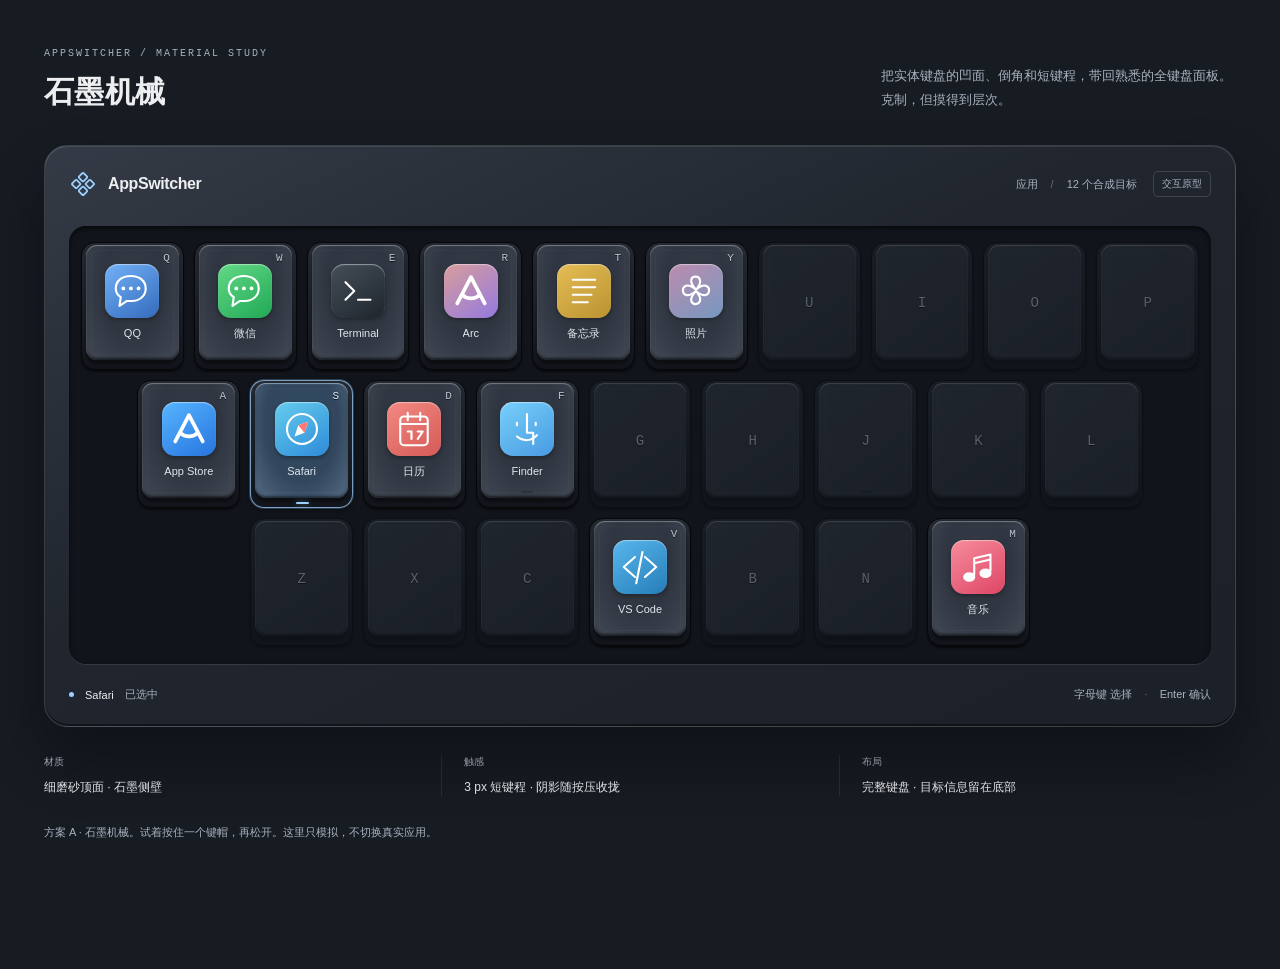
<file: docs/features/FEAT-001-app-switcher/prototypes/keycap-materials/index.html>
<!doctype html>
<!-- THROWAWAY: three native-overlay material/layout proposals on one page, ?variant=A|B|C. -->
<html lang="zh-CN">
<head>
  <meta charset="utf-8">
  <meta name="viewport" content="width=device-width,initial-scale=1">
  <title>AppSwitcher · 键帽设计实验</title>
  <link rel="stylesheet" href="prototype.css">
  <script src="prototype.js" defer></script>
</head>
<body data-variant="A">
  <main>
    <header class="study-header">
      <div><p class="eyebrow">APPSWITCHER / MATERIAL STUDY</p><h1 id="study-title">石墨机械</h1></div>
      <p id="study-description"></p>
    </header>
    <section class="panel" aria-label="应用切换面板，交互原型">
      <header class="panel-header">
        <div class="brand"><svg viewBox="0 0 18 18" aria-hidden="true"><g fill="none" stroke="currentColor" stroke-width="1.15" stroke-linejoin="round"><rect x="-2.1" y="-2.1" width="4.2" height="4.2" rx=".65" transform="translate(9 4.6) rotate(45)"/><rect x="-2.1" y="-2.1" width="4.2" height="4.2" rx=".65" transform="translate(4.6 9) rotate(45)"/><rect x="-2.1" y="-2.1" width="4.2" height="4.2" rx=".65" transform="translate(13.4 9) rotate(45)"/><rect x="-2.1" y="-2.1" width="4.2" height="4.2" rx=".65" transform="translate(9 13.4) rotate(45)"/></g></svg><span>AppSwitcher</span></div>
        <span class="panel-mode">应用 <span class="separator">/</span> 12 个合成目标</span>
        <span class="prototype-badge">交互原型</span>
      </header>
      <div class="panel-body">
        <aside class="spotlight" aria-label="当前选择">
          <span class="spotlight-eyebrow">当前选择</span><div class="spotlight-icon"></div>
          <div class="spotlight-copy"><h2 class="target-name">Safari</h2><p class="target-description">浏览网页，继续探索。</p></div>
          <div class="spotlight-action"><kbd class="target-key">S</kbd><span>按键即可切换</span></div>
        </aside>
        <div class="keyboard-well"><div id="keyboard" class="keyboard" aria-label="QWERTY 示例键盘"></div></div>
      </div>
      <footer class="panel-footer"><span class="selection-readout"><i></i><strong id="selection-name">Safari</strong><span id="interaction-state">已选中</span></span><span class="keyboard-hint">字母键 选择 <span>·</span> Enter 确认</span></footer>
    </section>
    <div class="material-notes" aria-label="方案细节"><p><span>材质</span><strong id="material-note"></strong></p><p><span>触感</span><strong id="motion-note"></strong></p><p><span>布局</span><strong id="layout-note"></strong></p></div>
    <p class="demo-instructions" id="result" role="status" aria-live="polite">试着按住一个键帽，再松开。这里只模拟，不切换真实应用。</p>
  </main>
  <nav class="prototype-switcher" aria-label="设计方案切换" hidden><button id="previous" aria-label="上一个方案">←</button><div class="variant-buttons"><button data-variant-choice="A">A<span>石墨机械</span></button><button data-variant-choice="B">B<span>银瓷工作台</span></button><button data-variant-choice="C">C<span>烟晶控制台</span></button></div><button id="next" aria-label="下一个方案">→</button></nav>
</body>
</html>
</file>
<file: docs/features/FEAT-001-app-switcher/prototypes/keycap-materials/prototype.css>
:root{color-scheme:dark;--graphite:#171b22;--titanium:#343b46;--porcelain:#eceef0;--ink:#26313d;--ice:#9ccfff;--smoke:#213f48;--page:#171b22;--text:#eceef0;--muted:#a9b2c0;--accent:#9ccfff;--depth:3px;font-family:-apple-system,BlinkMacSystemFont,"PingFang SC",sans-serif}
*{box-sizing:border-box}body{margin:0;background:var(--page);color:var(--text);min-width:320px;transition:background .22s,color .22s}button{font:inherit;color:inherit}button:focus-visible{outline:2px solid var(--accent);outline-offset:5px}main{max-width:1392px;margin:auto;padding:48px 44px 126px}.study-header{display:flex;align-items:flex-end;justify-content:space-between;gap:32px;margin-bottom:32px}.eyebrow{font:10px Menlo,monospace;letter-spacing:.2em;color:var(--muted);margin:0 0 13px}h1{font-family:"Avenir Next","PingFang SC",sans-serif;font-size:30px;font-weight:600;letter-spacing:.015em;margin:0}.study-header>p{font-size:13px;line-height:1.9;color:var(--muted);max-width:355px;margin:0}
.panel{border:1px solid #ffffff20;border-radius:24px;background:linear-gradient(155deg,#343b46,#20252e 44%,#1c2028);padding:24px;box-shadow:0 32px 60px #0005,inset 0 1px #ffffff19,inset 0 -2px #0007;position:relative}.panel-header{display:flex;align-items:center;gap:16px;margin-bottom:28px}.brand{display:flex;align-items:center;gap:11px;font-family:"Avenir Next",sans-serif;font-size:16px;font-weight:600;letter-spacing:-.4px}.brand svg{width:28px;height:28px;color:var(--accent)}.panel-mode{margin-left:auto;font-size:11px;color:var(--muted)}.separator{padding:0 10px;opacity:.5}.prototype-badge{font-size:10px;border:1px solid #ffffff24;padding:5px 8px;border-radius:5px;color:var(--muted)}.panel-body{display:block}.spotlight{display:none}.keyboard-well{background:#11151b;border-radius:17px;box-shadow:inset 0 2px 5px #000b,0 1px #ffffff19;padding:16px 12px 18px}.keyboard{--gap:10px;display:flex;flex-direction:column;gap:var(--gap)}.key-row{display:flex;justify-content:center;gap:var(--gap)}.key{width:calc((100% - 9 * var(--gap))/10);height:clamp(92px,10vw,132px);border:1px solid #05070a;background:linear-gradient(#242932,#11141a);border-radius:14px;padding:3px 4px 8px;position:relative;cursor:pointer;box-shadow:0 2px 2px #0009;touch-action:manipulation;-webkit-tap-highlight-color:transparent;user-select:none}.key-face{display:flex;flex-direction:column;align-items:center;justify-content:center;gap:9px;height:100%;position:relative;border-radius:11px;background:radial-gradient(ellipse at 50% 35%,#343b46 0%,#303641 48%,#414853 100%);box-shadow:inset 0 1px 1px #ffffff54,inset 1px 0 1px #ffffff14,inset -1px 0 1px #ffffff0d,inset 0 -2px 2px #0008,0 4px 2px #0005;transform:translateY(-1px);transition:transform .15s cubic-bezier(.2,.8,.25,1),box-shadow .15s,background .15s}.key-face:after{content:"";position:absolute;inset:5px;border:1px solid #ffffff06;border-radius:7px;pointer-events:none}.key-letter{position:absolute;right:9px;top:7px;font:11px "SF Mono",Menlo,monospace;color:#bcc4d0;text-shadow:0 1px #000a}.key-name{font-size:10px;line-height:1.2;max-width:95%;white-space:nowrap;overflow:hidden;text-overflow:ellipsis;color:#e0e5ec}.app-icon{display:flex;align-items:center;justify-content:center;width:42px;height:42px;border-radius:10px;background:linear-gradient(145deg,var(--icon-top),var(--icon-bottom));box-shadow:inset 0 1px 1px #ffffff75,0 2px 4px #0005;color:white}.app-icon svg{width:74%;height:74%;fill:none;stroke:currentColor;stroke-width:1.7;stroke-linecap:round;stroke-linejoin:round}.key.selected{border-color:#9ccfffbb;box-shadow:0 0 0 1px #9ccfff3b,0 2px 5px #0008}.key.selected .key-face{background:radial-gradient(ellipse at 50% 35%,#304a61,#32475d 55%,#526a81);box-shadow:inset 0 1px 1px #c7e6ff8c,inset 0 -2px 2px #0007,0 4px 2px #0005}.key.selected .key-letter{color:#d7edff}.key.selected:after{content:"";position:absolute;width:13px;height:2px;border-radius:2px;background:var(--ice);left:calc(50% - 6px);bottom:3px;box-shadow:0 0 6px #9ccfff80}.key.pressed .key-face{transform:translateY(var(--depth));box-shadow:inset 0 1px 3px #0005,0 0 1px #0005;transition-duration:60ms}.key.empty{cursor:default;opacity:.43}.key.empty .key-face{background:linear-gradient(145deg,#343b46,#282e38)}.key.empty .key-letter{top:50%;right:50%;transform:translate(50%,-50%);color:#b9c2ce;font-size:14px}.key:nth-child(4) .key-face:before{content:"";position:absolute;bottom:5px;width:12px;height:2px;background:#0003;border-radius:2px}
.panel-footer{margin-top:23px;display:flex;justify-content:space-between;gap:12px;align-items:center;font-size:11px;color:var(--muted)}.selection-readout{display:flex;gap:11px;align-items:center;min-width:0}.selection-readout i{height:5px;width:5px;border-radius:100%;background:var(--accent)}.selection-readout strong{color:var(--text);font-weight:500}.keyboard-hint span{padding:0 9px;opacity:.5}.material-notes{display:flex;gap:0;margin-top:28px}.material-notes p{width:33.33%;margin:0;display:flex;flex-direction:column;gap:9px;padding:0 22px;border-left:1px solid #ffffff15}.material-notes p:first-child{padding-left:0;border:0}.material-notes span{color:var(--muted);font-size:10px}.material-notes strong{font-size:12px;font-weight:400;line-height:1.5}.demo-instructions{font-size:11px;color:var(--muted);margin:27px 0 0;line-height:1.8}.prototype-switcher{position:fixed;z-index:5;bottom:24px;left:50%;transform:translateX(-50%);align-items:center;gap:4px;background:#f1f3f6;color:#26313d;box-shadow:0 8px 35px #0005,inset 0 1px white;padding:6px;border-radius:13px;max-width:calc(100vw - 24px)}.prototype-switcher:not([hidden]){display:flex}.prototype-switcher button{border:0;background:none;border-radius:8px;cursor:pointer;height:40px;padding:0 14px;white-space:nowrap;font:12px Menlo,monospace}.prototype-switcher button:hover{background:#26313d12}.prototype-switcher button:focus-visible{outline-color:#26313d;outline-offset:1px}.variant-buttons{display:flex;gap:2px}.variant-buttons button span{font:11px -apple-system,sans-serif;margin-left:7px}.variant-buttons button[aria-current="true"]{background:#26313d;color:#eceef0}.spotlight-eyebrow{font-size:10px;color:var(--muted)}.spotlight h2{font-family:"Avenir Next",sans-serif;font-size:25px;margin:0 0 6px;font-weight:500;letter-spacing:-.7px}.spotlight p{font-size:11px;color:var(--muted);margin:0;line-height:1.8}.spotlight-action{display:flex;align-items:center;gap:13px;font-size:10px;color:var(--muted)}kbd{font:15px Menlo,monospace;display:inline-flex;align-items:center;justify-content:center;border:1px solid #ffffff38;border-radius:7px;width:34px;height:34px;box-shadow:0 2px #0003;color:var(--text)}
/* B: horizontal focus strip, bright ceramic keycaps in individual milled sockets. */
body[data-variant="B"]{color-scheme:light;--page:#eceef0;--text:#26313d;--muted:#596778;--accent:#326693;--depth:4px}.study-header:has(+.panel){}.panel:focus-within{isolation:isolate}body[data-variant="B"] .panel{padding:25px 32px;background:linear-gradient(135deg,#f8f9fa,#dadddf);border-color:#fff;box-shadow:0 26px 45px #26313d20,inset 0 -2px 2px #26313d38}body[data-variant="B"] .panel-header{margin-bottom:21px}body[data-variant="B"] .prototype-badge{border-color:#26313d22}body[data-variant="B"] .spotlight{display:flex;gap:20px;align-items:center;padding:0 0 25px}body[data-variant="B"] .spotlight-eyebrow{display:none}body[data-variant="B"] .spotlight .app-icon{width:64px;height:64px;border-radius:15px}body[data-variant="B"] .spotlight-action{margin-left:auto}body[data-variant="B"] kbd{border-color:#26313d38;background:#f8f9fa}body[data-variant="B"] .keyboard-well{background:linear-gradient(#c6cbd0,#d1d6db);box-shadow:inset 0 1px 3px #26313d30,0 1px white;padding:16px;border-radius:14px}body[data-variant="B"] .keyboard{--gap:12px}body[data-variant="B"] .key{height:clamp(80px,8vw,105px);background:#a6adb7;border-color:#8c95a0;border-radius:12px;padding:2px 3px 7px;box-shadow:0 2px 3px #26313d30}body[data-variant="B"] .key-face{background:radial-gradient(ellipse at 50% 35%,#eceef0,#f5f6f8 80%);border-radius:9px;box-shadow:inset 0 1px 2px #fff,inset 0 -2px 2px #919baa55,0 4px 1px #a2aab4;gap:6px}body[data-variant="B"] .key-letter{color:#526171;text-shadow:0 1px white}body[data-variant="B"] .key-name{color:#26313d}body[data-variant="B"] .key.selected{border-color:#387eb3;box-shadow:0 0 0 1px #387eb355}body[data-variant="B"] .key.selected .key-face{background:radial-gradient(ellipse at 50% 40%,#c2ddf3,#dfedf9);box-shadow:inset 0 1px 1px white,inset 0 -2px 1px #658db1,0 4px 1px #82a6c4}body[data-variant="B"] .key.selected:after{background:#326693;box-shadow:none}body[data-variant="B"] .key.empty{opacity:.55}body[data-variant="B"] .key.empty .key-face{background:linear-gradient(#d8dde3,#eceef0)}body[data-variant="B"] .key.pressed .key-face{box-shadow:inset 0 1px 3px #26313d30,0 0 1px #a2aab4}body[data-variant="B"] .material-notes p{border-color:#26313d20}body[data-variant="B"] .prototype-switcher{background:#26313d;color:#eceef0}body[data-variant="B"] .variant-buttons button[aria-current="true"]{background:#eceef0;color:#26313d}body[data-variant="B"] .prototype-switcher button:focus-visible{outline-color:#9ccfff}
/* C: quieter compact keyboard with a persistent, large target preview beside it. */
body[data-variant="C"]{--page:#15282e;--muted:#afc3ca;--depth:2px}body[data-variant="C"] .panel{background:radial-gradient(ellipse at 0 30%,#34566199,transparent 75%),linear-gradient(130deg,#213f48,#192c33);border-color:#b7e3e52e;box-shadow:0 35px 70px #06181b66,inset 0 1px #dbf9ff35}body[data-variant="C"] .panel-body{display:grid;grid-template-columns:210px minmax(0,1fr);gap:30px}body[data-variant="C"] .spotlight{display:flex;flex-direction:column;align-items:flex-start;justify-content:center;border-right:1px solid #d7f4ff1c;padding:15px 24px 20px 8px}body[data-variant="C"] .spotlight-icon{margin:23px 0}body[data-variant="C"] .spotlight .app-icon{height:92px;width:92px;border-radius:23px;box-shadow:inset 0 1px 2px #fff9,0 20px 30px #04161a55}body[data-variant="C"] .spotlight-action{margin-top:32px}body[data-variant="C"] .keyboard-well{background:#0c212852;box-shadow:inset 0 1px 4px #0005,0 1px #ffffff0b;padding:13px 10px 17px}body[data-variant="C"] .keyboard{--gap:8px}body[data-variant="C"] .key{height:clamp(85px,9vw,118px);padding:2px 3px 6px;border-radius:10px;border-color:#061c2699;background:#102c38;box-shadow:0 3px 5px #0003}body[data-variant="C"] .key-face{border-radius:8px;gap:7px;background:linear-gradient(140deg,#8dc9df30,#b5e3eb08 48%,#8dd0e321);box-shadow:inset 0 1px 1px #d1f3ff66,inset 1px 0 #d1f3ff26,inset -1px -1px #a9e9ff33,0 3px 1px #071e2999}body[data-variant="C"] .key .app-icon{width:34px;height:34px;border-radius:8px}body[data-variant="C"] .key-letter{font-size:10px;right:6px;top:5px}body[data-variant="C"] .key-name{font-size:9px}body[data-variant="C"] .key.selected{border-color:#9ccfff99;box-shadow:0 0 12px #9ccfff20}body[data-variant="C"] .key.selected .key-face{background:linear-gradient(140deg,#9ccfff44,#9ccfff10);box-shadow:inset 0 1px 2px #c8f2ffb3,inset 0 -1px #9ccfff80,0 3px 2px #061c26}body[data-variant="C"] .key.empty .key-face{background:linear-gradient(140deg,#8dc9df20,#8dd0e30a)}body[data-variant="C"] .key.pressed .key-face{box-shadow:inset 0 1px 3px #0005,inset 0 -1px #9ccfff80}
/* Review refinements: instant theme changes keep text contrast stable; A keeps large app icons. */
body{transition:none}
body[data-variant="A"] .key .app-icon{width:54px;height:54px;border-radius:13px}
body[data-variant="A"] .key-name{font-size:11px}
body[data-variant="B"] .key.selected .key-letter{color:#326693;text-shadow:none}
.key:nth-child(4) .key-face:before{display:none}
.key[data-key="F"] .key-face:before,.key[data-key="J"] .key-face:before{content:"";display:block;position:absolute;bottom:5px;width:12px;height:2px;background:#0003;border-radius:2px}
@media(min-width:1600px){main{padding-top:70px}.study-header{margin-bottom:42px}.key{height:145px}body[data-variant="B"] .key{height:118px}body[data-variant="C"] .key{height:130px}}
@media(max-width:1000px){body[data-variant="A"] .key .app-icon{width:34px;height:34px;border-radius:9px}body[data-variant="A"] .key-name{font-size:9px}}
@media(max-width:1000px){main{padding:30px 24px 120px}.panel{padding:20px}.key-face{gap:8px}.app-icon{width:34px;height:34px}.key-letter{top:5px;right:6px;font-size:9px}.key-name{font-size:9px}.keyboard{--gap:7px}body[data-variant="C"] .panel-body{grid-template-columns:160px minmax(0,1fr);gap:16px}body[data-variant="C"] .spotlight{padding-right:12px}body[data-variant="C"] .keyboard{--gap:5px}body[data-variant="C"] .key .app-icon{width:27px;height:27px}body[data-variant="C"] .key-name{font-size:8px}}
@media(max-width:760px){main{padding:24px 14px 116px}.study-header{align-items:flex-start;flex-direction:column;gap:15px;margin-bottom:25px}.study-header>p{max-width:100%}h1{font-size:26px}.panel,body[data-variant="B"] .panel{padding:17px 12px}.panel-mode{display:none}.prototype-badge{margin-left:auto}.panel-header{margin-bottom:20px}.keyboard-well{overflow-x:auto}.keyboard{min-width:620px}.key{height:94px}.keyboard-hint{display:none}.material-notes{gap:14px;flex-wrap:wrap}.material-notes p{width:100%;padding:0;border:0;flex-direction:row;gap:18px}.material-notes span{min-width:24px}.prototype-switcher{bottom:16px}.prototype-switcher button{padding:0 10px}.variant-buttons button span{display:none}.variant-buttons button{min-width:52px}body[data-variant="B"] .spotlight{gap:12px}body[data-variant="B"] .spotlight-action span{display:none}.spotlight h2{font-size:22px}body[data-variant="C"] .panel-body{display:flex;flex-direction:column;gap:20px}body[data-variant="C"] .spotlight{flex-direction:row;align-items:center;gap:15px;padding:0;border:0}body[data-variant="C"] .spotlight-eyebrow{display:none}body[data-variant="C"] .spotlight-icon{margin:0}body[data-variant="C"] .spotlight .app-icon{width:58px;height:58px;border-radius:14px}body[data-variant="C"] .spotlight-action{margin:0 0 0 auto}body[data-variant="C"] .spotlight-action span{display:none}body[data-variant="C"] .key .app-icon{width:34px;height:34px}body[data-variant="C"] .key-name{font-size:9px}}
@media(prefers-reduced-motion:reduce){*,*:before,*:after{transition:none!important;animation:none!important}.key.pressed .key-face{transform:none!important}.key.pressed{outline:2px solid var(--accent);outline-offset:1px}}
</file>
